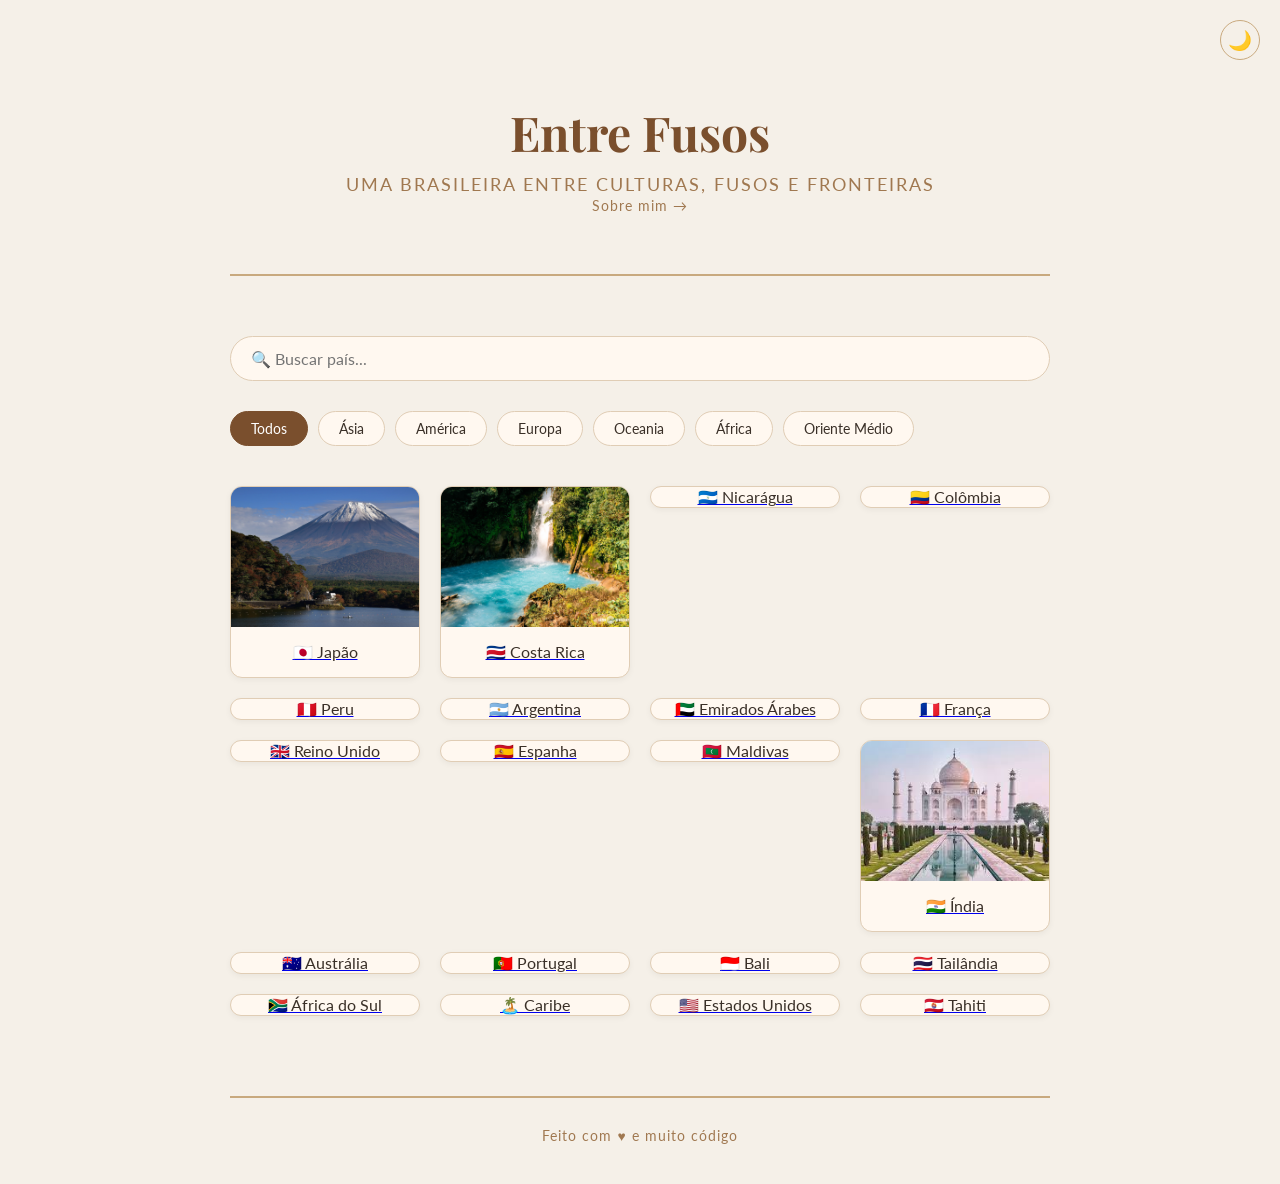
<file: index.html>
<!DOCTYPE html>
<html lang="pt-BR">
  <head>
    <meta charset="UTF-8" />
    <title>Entre Fusos</title>
    <link rel="stylesheet" href="style.css" />
  </head>
  <body>

    <header>
      <button id="modo-escuro" onclick="alternarModo()">🌙</button>
      <h1>Entre Fusos</h1>
      <p>Uma brasileira entre culturas, fusos e fronteiras</p>
      <a href="sobre.html">Sobre mim →</a>
    </header>

    <main>
      <input 
        type="text" 
        id="busca" 
        placeholder="🔍 Buscar país..." 
        onkeyup="buscarPais()"
      />
      <div class="filtros">
        <button class="filtro ativo" data-filtro="todos">Todos</button>
        <button class="filtro" data-filtro="asia">Ásia</button>
        <button class="filtro" data-filtro="america">América</button>
        <button class="filtro" data-filtro="europa">Europa</button>
        <button class="filtro" data-filtro="oceania">Oceania</button>
        <button class="filtro" data-filtro="africa">África</button>
        <button class="filtro" data-filtro="oriente-medio">Oriente Médio</button>
      </div>

      <div class="grade">
        <a href="paises/japao.html" data-categoria="asia">
          <div class="card">
            <img src="fotos/capas/japao.jpg" alt="Japão" />
            <span>🇯🇵 Japão</span>
          </div>
        </a>
        <a href="paises/costa-rica.html" data-categoria="america">
          <div class="card">
            <img src="fotos/capas/costa-rica.jpg" alt="Costa Rica" />
            <span>🇨🇷 Costa Rica</span>
          </div>
        </a>
        <a href="paises/nicaragua.html" data-categoria="america">
          <div class="card">🇳🇮 Nicarágua</div>
        </a>
        <a href="paises/colombia.html" data-categoria="america">
          <div class="card">🇨🇴 Colômbia</div>
        </a>
        <a href="paises/peru.html" data-categoria="america">
          <div class="card">🇵🇪 Peru</div>
        </a>
        <a href="paises/argentina.html" data-categoria="america">
          <div class="card">🇦🇷 Argentina</div>
        </a>
        <a href="paises/emirados-arabes.html" data-categoria="oriente-medio">
          <div class="card">🇦🇪 Emirados Árabes</div>
        </a>
        <a href="paises/franca.html" data-categoria="europa">
          <div class="card">🇫🇷 França</div>
        </a>
        <a href="paises/reino-unido.html" data-categoria="europa">
          <div class="card">🇬🇧 Reino Unido</div>
        </a>
        <a href="paises/espanha.html" data-categoria="europa">
          <div class="card">🇪🇸 Espanha</div>
        </a>
        <a href="paises/maldivas.html" data-categoria="asia">
          <div class="card">🇲🇻 Maldivas</div>
        </a>
        <a href="paises/india.html" data-categoria="asia">
          <div class="card">
            <img src="fotos/capas/india.jpeg" alt="Índia" />
            <span>🇮🇳 Índia</span>
          </div>
        </a>
        <a href="paises/australia.html" data-categoria="oceania">
          <div class="card">🇦🇺 Austrália</div>
        </a>
        <a href="paises/portugal.html" data-categoria="europa">
          <div class="card">🇵🇹 Portugal</div>
        </a>
        <a href="paises/bali.html" data-categoria="asia">
          <div class="card">🇮🇩 Bali</div>
        </a>
        <a href="paises/tailandia.html" data-categoria="asia">
          <div class="card">🇹🇭 Tailândia</div>
        </a>
        <a href="paises/africa-do-sul.html" data-categoria="africa">
          <div class="card">🇿🇦 África do Sul</div>
        </a>
        <a href="paises/caribe.html" data-categoria="america">
          <div class="card">🏝️ Caribe</div>
        </a>
        <a href="paises/estados-unidos.html" data-categoria="america">
          <div class="card">🇺🇸 Estados Unidos</div>
        </a>
        <a href="paises/tahiti.html" data-categoria="oceania">
          <div class="card">🇵🇫 Tahiti</div>
        </a>
      </div>

    </main>

    <footer>
      <p>Feito com ♥ e muito código</p>
    </footer>

    <script src="script.js"></script>

  </body>
</html>
</file>
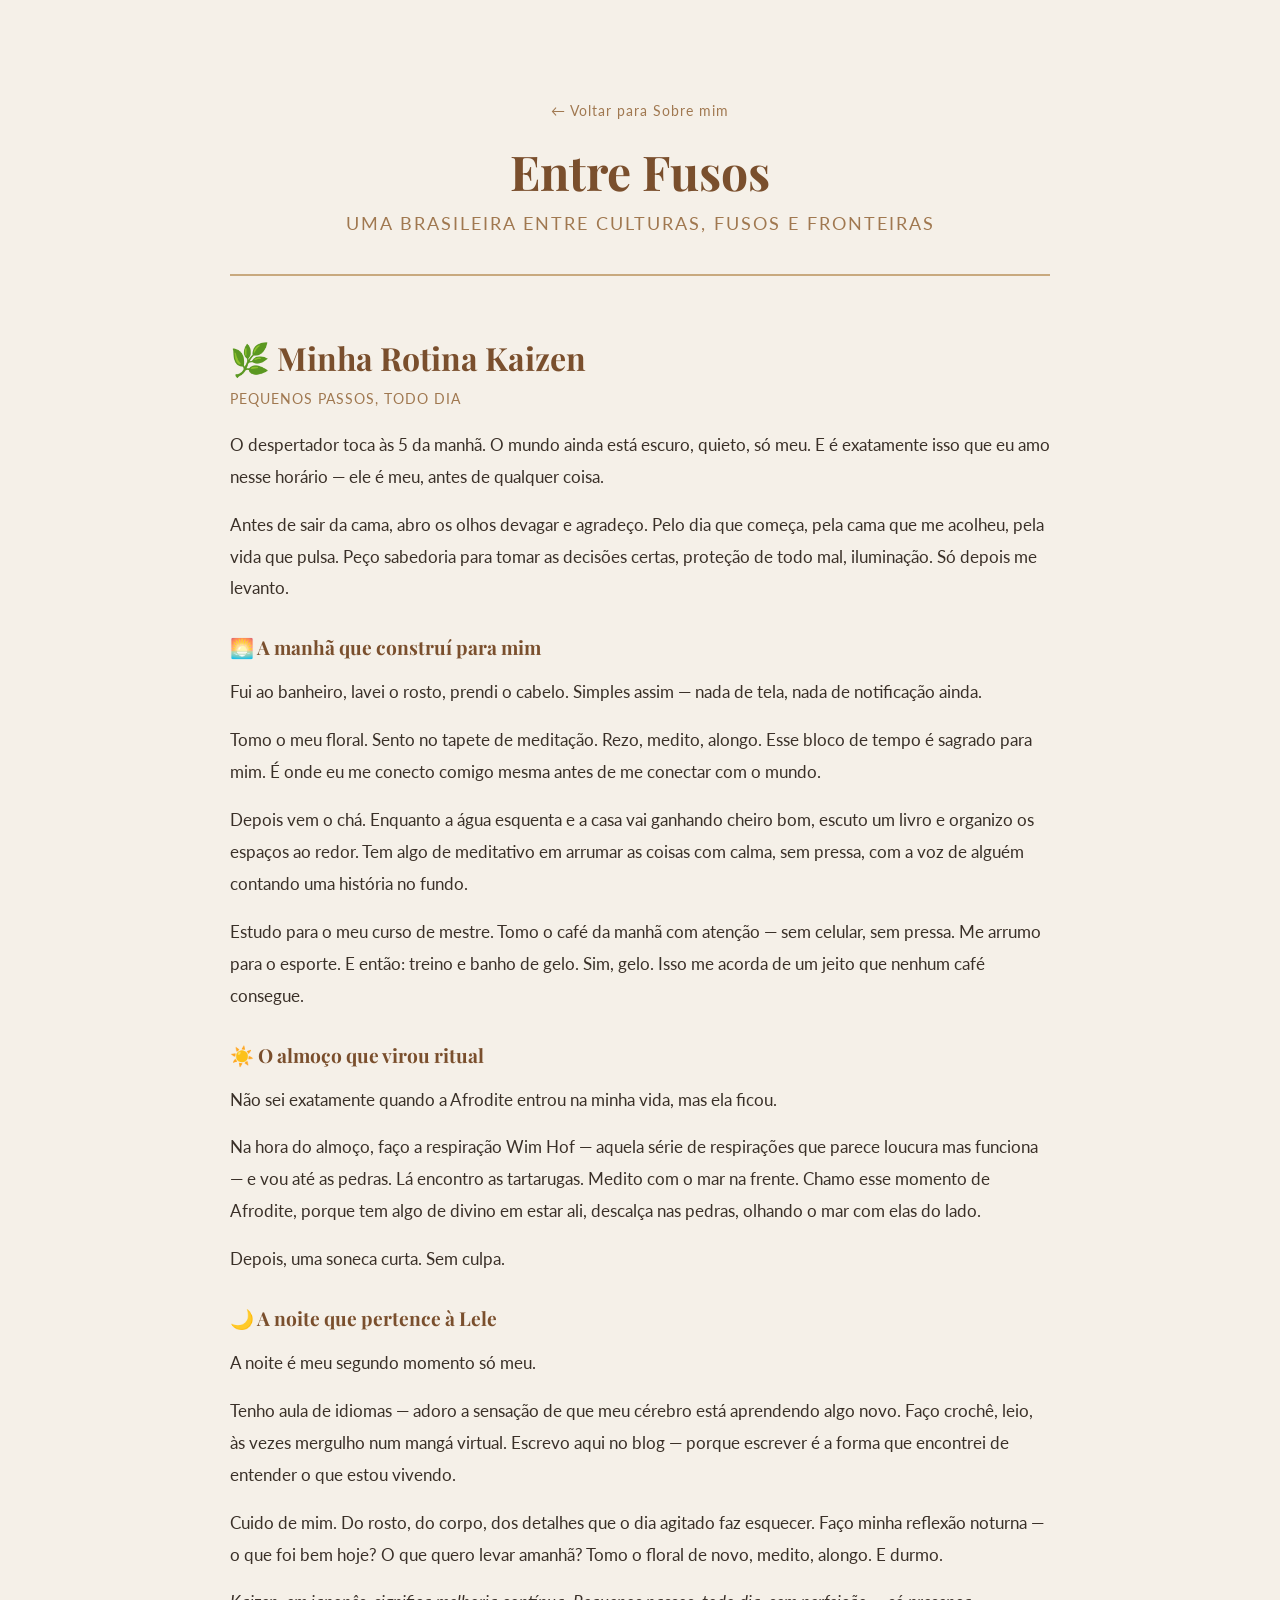
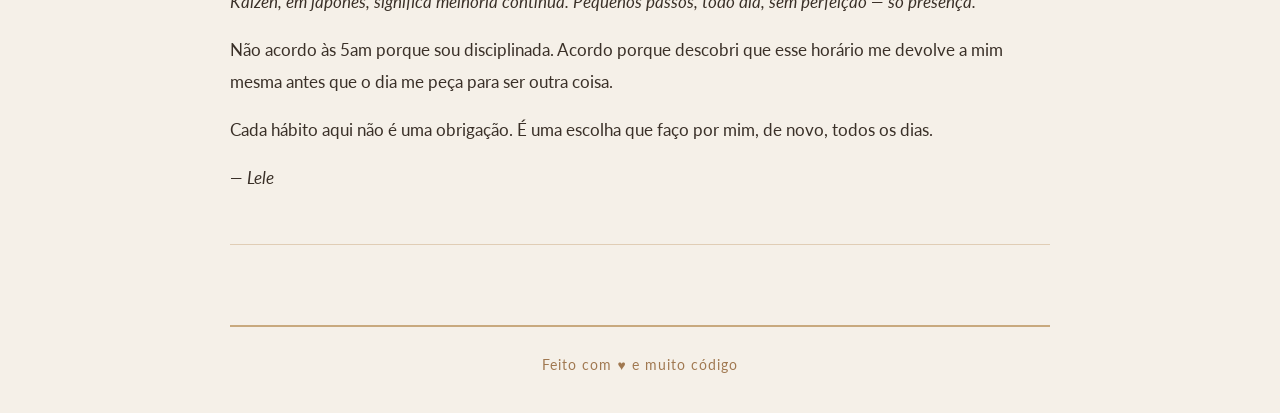
<file: kaizen.html>
<!DOCTYPE html>
<html lang="pt-BR">
  <head>
    <meta charset="UTF-8" />
    <title>Rotina Kaizen — Entre Fusos</title>
    <link rel="stylesheet" href="style.css" />
  </head>
  <body>

    <header>
      <a href="sobre.html">← Voltar para Sobre mim</a>
      <h1>Entre Fusos</h1>
      <p>Uma brasileira entre culturas, fusos e fronteiras</p>
    </header>

    <main>

      <article>
        <h2>🌿 Minha Rotina Kaizen</h2>
        <p class="data">Pequenos passos, todo dia</p>

        <p>
          O despertador toca às 5 da manhã. O mundo ainda está escuro, quieto, 
          só meu. E é exatamente isso que eu amo nesse horário — ele é meu, 
          antes de qualquer coisa.
        </p>
        <p>
          Antes de sair da cama, abro os olhos devagar e agradeço. Pelo dia que 
          começa, pela cama que me acolheu, pela vida que pulsa. Peço sabedoria 
          para tomar as decisões certas, proteção de todo mal, iluminação. 
          Só depois me levanto.
        </p>

        <h3>🌅 A manhã que construí para mim</h3>
        <p>
          Fui ao banheiro, lavei o rosto, prendi o cabelo. Simples assim — 
          nada de tela, nada de notificação ainda.
        </p>
        <p>
          Tomo o meu floral. Sento no tapete de meditação. Rezo, medito, alongo. 
          Esse bloco de tempo é sagrado para mim. É onde eu me conecto comigo 
          mesma antes de me conectar com o mundo.
        </p>
        <p>
          Depois vem o chá. Enquanto a água esquenta e a casa vai ganhando cheiro 
          bom, escuto um livro e organizo os espaços ao redor. Tem algo de 
          meditativo em arrumar as coisas com calma, sem pressa, com a voz de 
          alguém contando uma história no fundo.
        </p>
        <p>
          Estudo para o meu curso de mestre. Tomo o café da manhã com atenção — 
          sem celular, sem pressa. Me arrumo para o esporte. E então: treino e 
          banho de gelo. Sim, gelo. Isso me acorda de um jeito que nenhum café 
          consegue.
        </p>

        <h3>☀️ O almoço que virou ritual</h3>
        <p>
          Não sei exatamente quando a Afrodite entrou na minha vida, mas ela ficou.
        </p>
        <p>
          Na hora do almoço, faço a respiração Wim Hof — aquela série de 
          respirações que parece loucura mas funciona — e vou até as pedras. 
          Lá encontro as tartarugas. Medito com o mar na frente. Chamo esse 
          momento de Afrodite, porque tem algo de divino em estar ali, descalça 
          nas pedras, olhando o mar com elas do lado.
        </p>
        <p>
          Depois, uma soneca curta. Sem culpa.
        </p>

        <h3>🌙 A noite que pertence à Lele</h3>
        <p>
          A noite é meu segundo momento só meu.
        </p>
        <p>
          Tenho aula de idiomas — adoro a sensação de que meu cérebro está 
          aprendendo algo novo. Faço crochê, leio, às vezes mergulho num mangá 
          virtual. Escrevo aqui no blog — porque escrever é a forma que encontrei 
          de entender o que estou vivendo.
        </p>
        <p>
          Cuido de mim. Do rosto, do corpo, dos detalhes que o dia agitado faz 
          esquecer. Faço minha reflexão noturna — o que foi bem hoje? O que quero 
          levar amanhã? Tomo o floral de novo, medito, alongo. E durmo.
        </p>

        <p>
          <em>Kaizen, em japonês, significa melhoria contínua. Pequenos passos, 
          todo dia, sem perfeição — só presença.</em>
        </p>
        <p>
          Não acordo às 5am porque sou disciplinada. Acordo porque descobri que 
          esse horário me devolve a mim mesma antes que o dia me peça para ser 
          outra coisa.
        </p>
        <p>
          Cada hábito aqui não é uma obrigação. É uma escolha que faço por mim, 
          de novo, todos os dias.
        </p>
        <p><em>— Lele</em></p>

      </article>

    </main>

    <footer>
      <p>Feito com ♥ e muito código</p>
    </footer>

  </body>
</html>
</file>
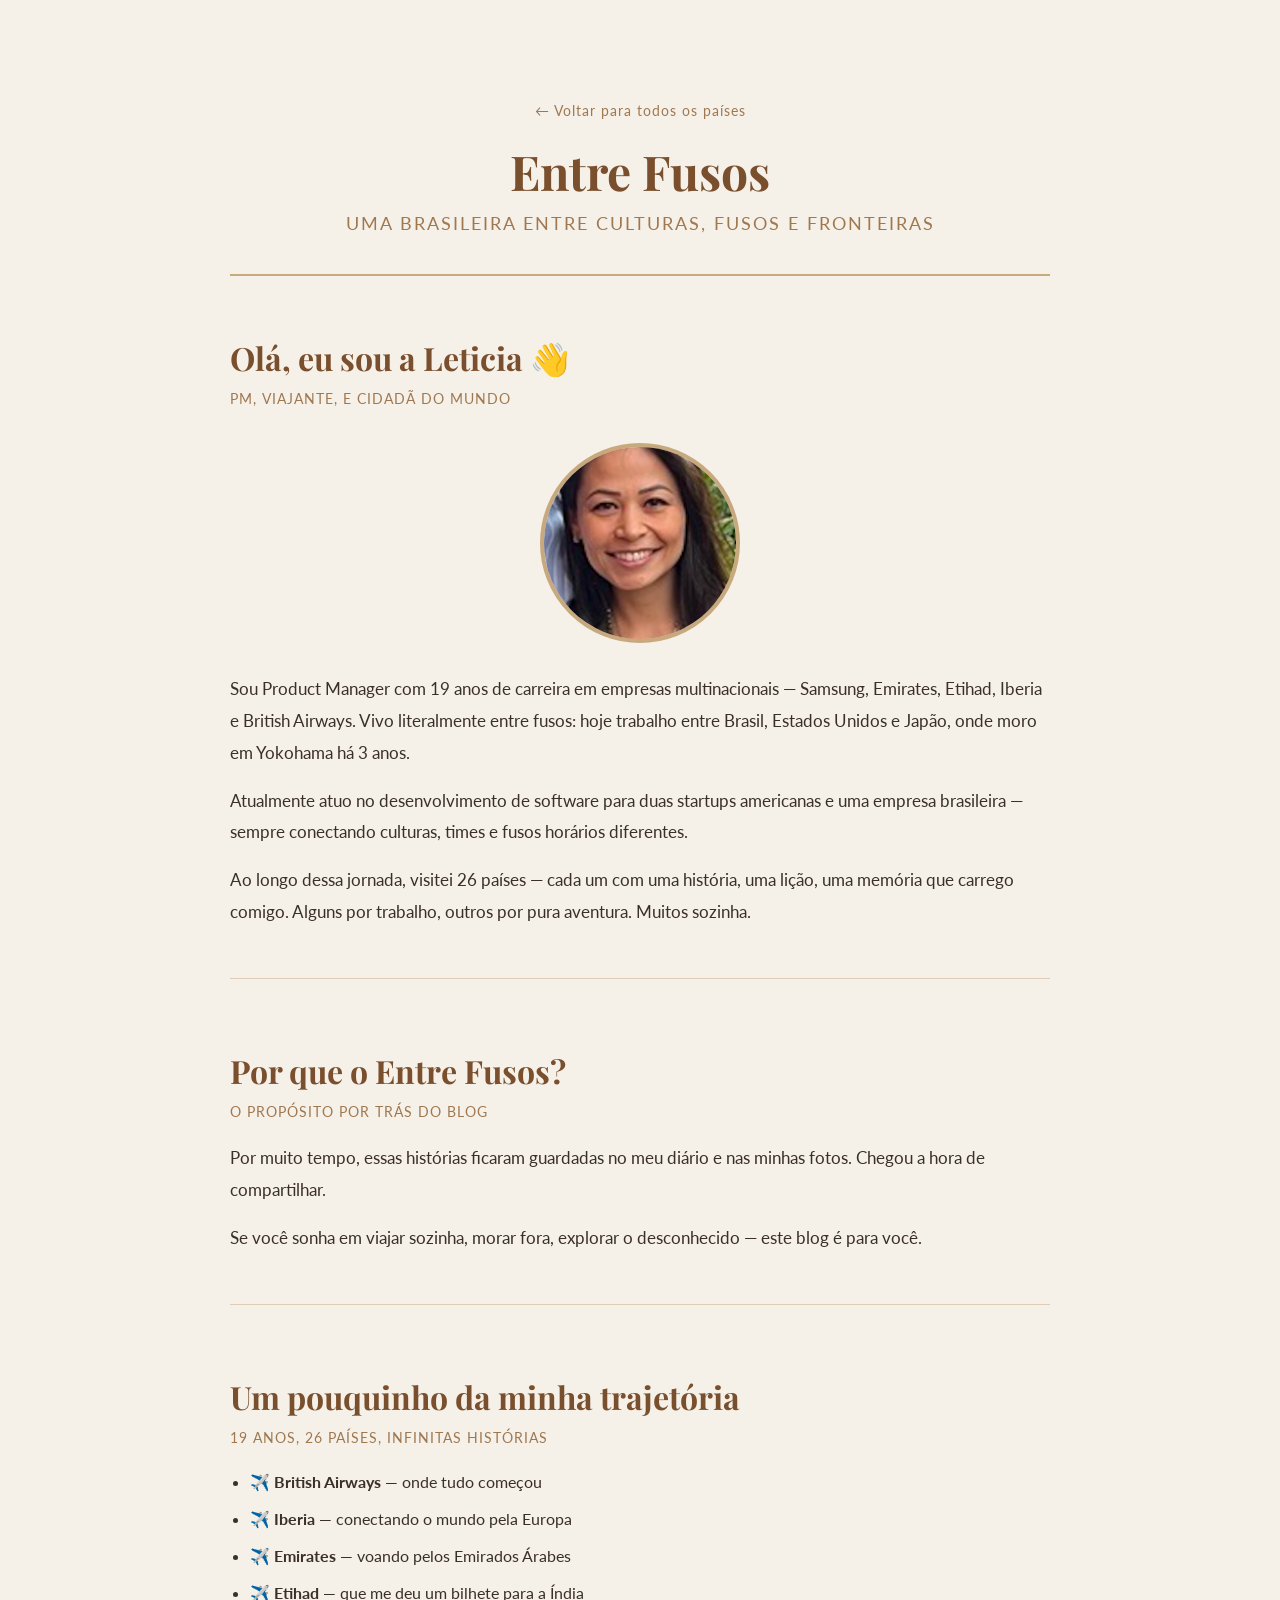
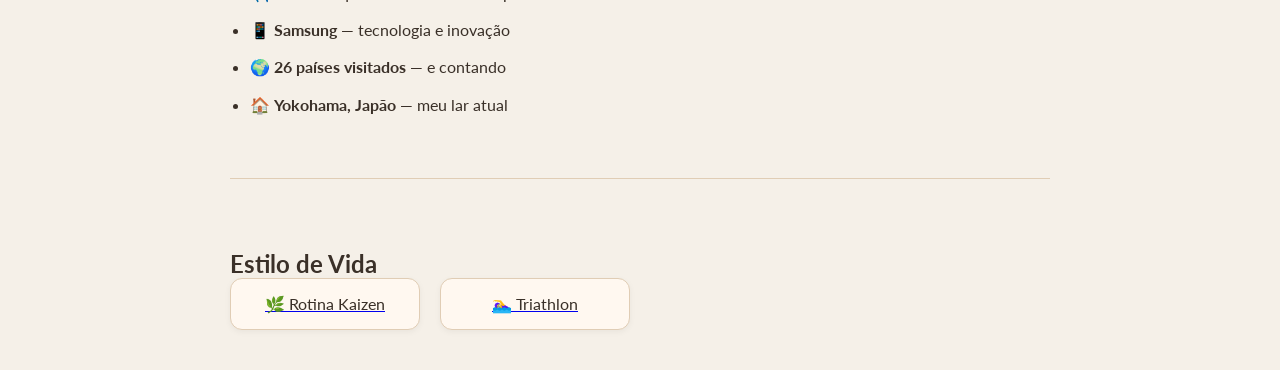
<file: sobre.html>
<!DOCTYPE html>
<html lang="pt-BR">
  <head>
    <meta charset="UTF-8" />
    <title>Sobre — Entre Fusos</title>
    <link rel="stylesheet" href="style.css" />
  </head>
  <body>

    <header>
      <a href="index.html">← Voltar para todos os países</a>
      <h1>Entre Fusos</h1>
      <p>Uma brasileira entre culturas, fusos e fronteiras</p>
    </header>

    <main>

      <article>
        <h2>Olá, eu sou a Leticia 👋</h2>
        <p class="data">PM, viajante, e cidadã do mundo</p>

        <figure>
          <img src="fotos/lele.png" alt="Leticia Higashi" class="sobre-foto" />
        </figure>

        <p>
          Sou Product Manager com 19 anos de carreira em empresas multinacionais 
          — Samsung, Emirates, Etihad, Iberia e British Airways. Vivo literalmente 
          entre fusos: hoje trabalho entre Brasil, Estados Unidos e Japão, 
          onde moro em Yokohama há 3 anos.
        </p>
        <p>
          Atualmente atuo no desenvolvimento de software para duas startups 
          americanas e uma empresa brasileira — sempre conectando culturas, 
          times e fusos horários diferentes.
        </p>
        <p>
          Ao longo dessa jornada, visitei 26 países — cada um com uma história, 
          uma lição, uma memória que carrego comigo. Alguns por trabalho, 
          outros por pura aventura. Muitos sozinha.
        </p>
      </article>

      <article>
        <h2>Por que o Entre Fusos?</h2>
        <p class="data">O propósito por trás do blog</p>
        <p>
          Por muito tempo, essas histórias ficaram guardadas no meu diário e nas 
          minhas fotos. Chegou a hora de compartilhar.
        </p>
        <p>
          Se você sonha em viajar sozinha, morar fora, explorar o desconhecido — 
          este blog é para você.
        </p>
      </article>

      <article>
        <h2>Um pouquinho da minha trajetória</h2>
        <p class="data">19 anos, 26 países, infinitas histórias</p>
        <ul>
          <li>✈️ <strong>British Airways</strong> — onde tudo começou</li>
          <li>✈️ <strong>Iberia</strong> — conectando o mundo pela Europa</li>
          <li>✈️ <strong>Emirates</strong> — voando pelos Emirados Árabes</li>
          <li>✈️ <strong>Etihad</strong> — que me deu um bilhete para a Índia</li>
          <li>📱 <strong>Samsung</strong> — tecnologia e inovação</li>
          <li>🌍 <strong>26 países visitados</strong> — e contando</li>
          <li>🏠 <strong>Yokohama, Japão</strong> — meu lar atual</li>
        </ul>
      </article>

      <!-- Cards de estilo de vida -->
      <h2>Estilo de Vida</h2>
      <div class="grade">

        <a href="kaizen.html">
          <div class="card">
            <span>🌿 Rotina Kaizen</span>
          </div>
        </a>

        <a href="triathlon.html">
          <div class="card">
            <span>🏊‍♀️ Triathlon</span>
          </div>
        </a>
</file>
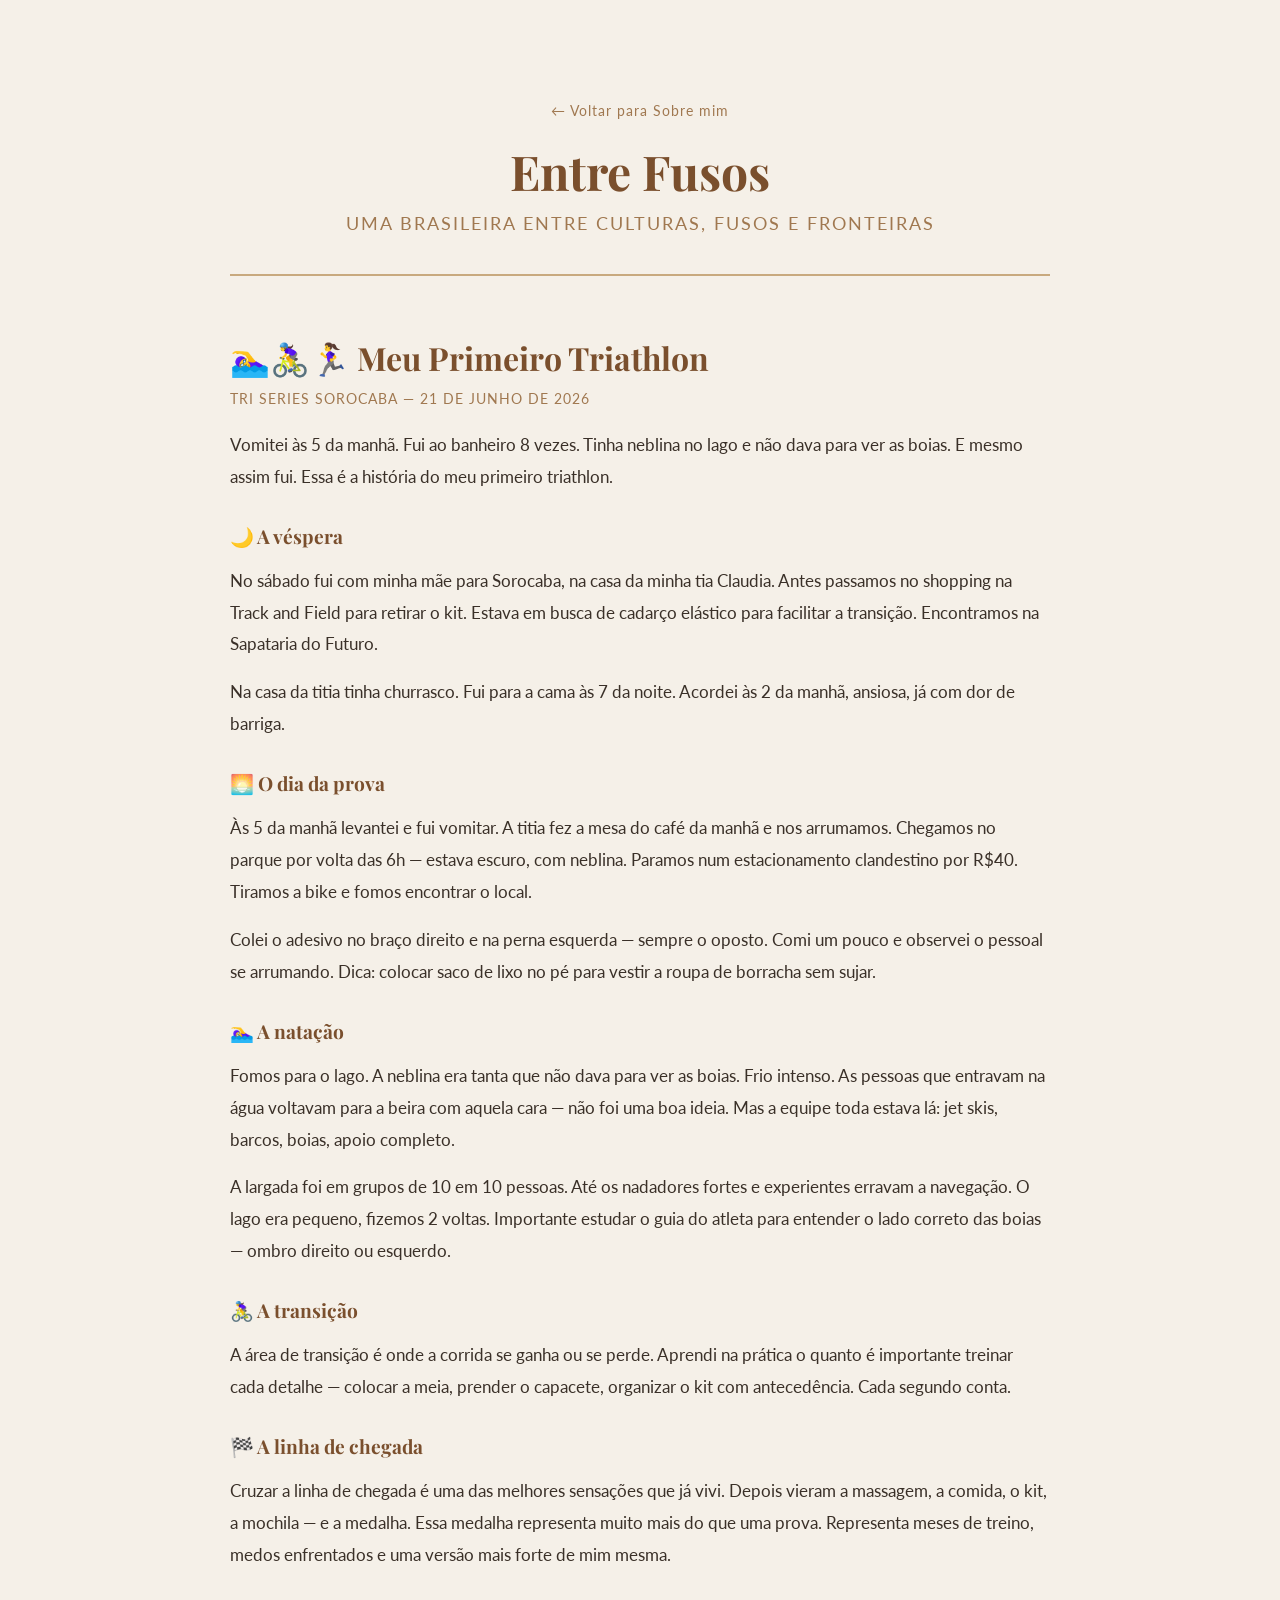
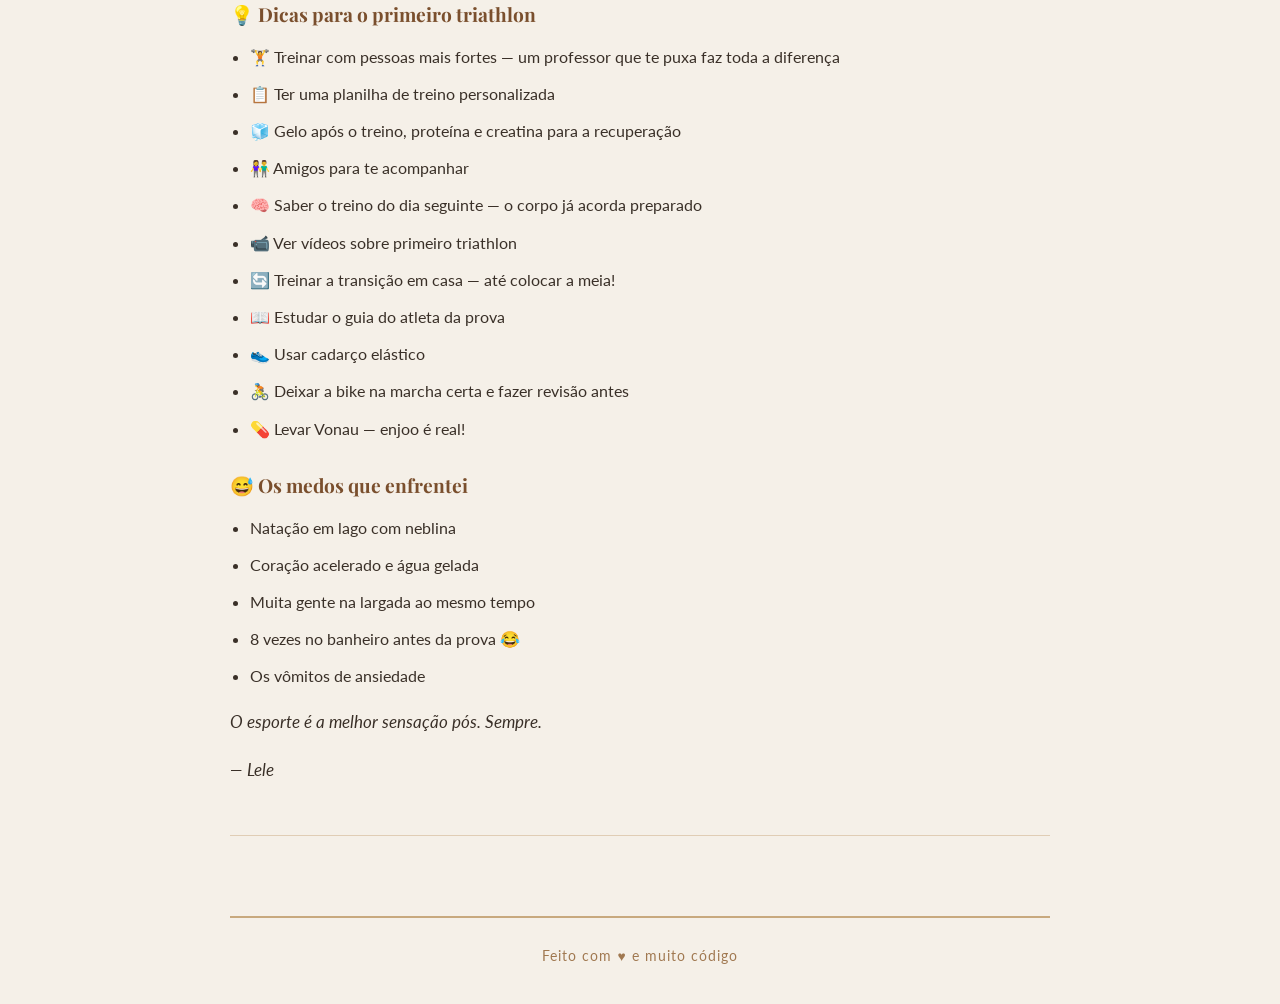
<file: triathlon.html>
<!DOCTYPE html>
<html lang="pt-BR">
  <head>
    <meta charset="UTF-8" />
    <title>Triathlon — Entre Fusos</title>
    <link rel="stylesheet" href="style.css" />
  </head>
  <body>

    <header>
      <a href="sobre.html">← Voltar para Sobre mim</a>
      <h1>Entre Fusos</h1>
      <p>Uma brasileira entre culturas, fusos e fronteiras</p>
    </header>

    <main>

      <article>
        <h2>🏊‍♀️🚴‍♀️🏃‍♀️ Meu Primeiro Triathlon</h2>
        <p class="data">Tri Series Sorocaba — 21 de junho de 2026</p>

        <p>
          Vomitei às 5 da manhã. Fui ao banheiro 8 vezes. Tinha neblina no lago 
          e não dava para ver as boias. E mesmo assim fui. Essa é a história do 
          meu primeiro triathlon.
        </p>

        <h3>🌙 A véspera</h3>
        <p>
          No sábado fui com minha mãe para Sorocaba, na casa da minha tia Claudia. 
          Antes passamos no shopping na Track and Field para retirar o kit. 
          Estava em busca de cadarço elástico para facilitar a transição. 
          Encontramos na Sapataria do Futuro.
        </p>
        <p>
          Na casa da titia tinha churrasco. Fui para a cama às 7 da noite. 
          Acordei às 2 da manhã, ansiosa, já com dor de barriga.
        </p>

        <h3>🌅 O dia da prova</h3>
        <p>
          Às 5 da manhã levantei e fui vomitar. A titia fez a mesa do café da manhã 
          e nos arrumamos. Chegamos no parque por volta das 6h — estava escuro, 
          com neblina. Paramos num estacionamento clandestino por R$40. 
          Tiramos a bike e fomos encontrar o local.
        </p>
        <p>
          Colei o adesivo no braço direito e na perna esquerda — sempre o oposto. 
          Comi um pouco e observei o pessoal se arrumando. Dica: colocar saco de 
          lixo no pé para vestir a roupa de borracha sem sujar.
        </p>

        <h3>🏊‍♀️ A natação</h3>
        <p>
          Fomos para o lago. A neblina era tanta que não dava para ver as boias. 
          Frio intenso. As pessoas que entravam na água voltavam para a beira com 
          aquela cara — não foi uma boa ideia. Mas a equipe toda estava lá: 
          jet skis, barcos, boias, apoio completo.
        </p>
        <p>
          A largada foi em grupos de 10 em 10 pessoas. Até os nadadores fortes e 
          experientes erravam a navegação. O lago era pequeno, fizemos 2 voltas. 
          Importante estudar o guia do atleta para entender o lado correto 
          das boias — ombro direito ou esquerdo.
        </p>

        <h3>🚴‍♀️ A transição</h3>
        <p>
          A área de transição é onde a corrida se ganha ou se perde. Aprendi na 
          prática o quanto é importante treinar cada detalhe — colocar a meia, 
          prender o capacete, organizar o kit com antecedência. Cada segundo conta.
        </p>

        <h3>🏁 A linha de chegada</h3>
        <p>
          Cruzar a linha de chegada é uma das melhores sensações que já vivi. 
          Depois vieram a massagem, a comida, o kit, a mochila — e a medalha. 
          Essa medalha representa muito mais do que uma prova. Representa meses 
          de treino, medos enfrentados e uma versão mais forte de mim mesma.
        </p>

        <h3>💡 Dicas para o primeiro triathlon</h3>
        <ul>
          <li>🏋️ Treinar com pessoas mais fortes — um professor que te puxa faz toda a diferença</li>
          <li>📋 Ter uma planilha de treino personalizada</li>
          <li>🧊 Gelo após o treino, proteína e creatina para a recuperação</li>
          <li>👫 Amigos para te acompanhar</li>
          <li>🧠 Saber o treino do dia seguinte — o corpo já acorda preparado</li>
          <li>📹 Ver vídeos sobre primeiro triathlon</li>
          <li>🔄 Treinar a transição em casa — até colocar a meia!</li>
          <li>📖 Estudar o guia do atleta da prova</li>
          <li>👟 Usar cadarço elástico</li>
          <li>🚴 Deixar a bike na marcha certa e fazer revisão antes</li>
          <li>💊 Levar Vonau — enjoo é real!</li>
        </ul>

        <h3>😅 Os medos que enfrentei</h3>
        <ul>
          <li>Natação em lago com neblina</li>
          <li>Coração acelerado e água gelada</li>
          <li>Muita gente na largada ao mesmo tempo</li>
          <li>8 vezes no banheiro antes da prova 😂</li>
          <li>Os vômitos de ansiedade</li>
        </ul>

        <p><em>O esporte é a melhor sensação pós. Sempre.</em></p>
        <p><em>— Lele</em></p>

      </article>

    </main>

    <footer>
      <p>Feito com ♥ e muito código</p>
    </footer>

  </body>
</html>
</file>
<file: style.css>
/* ===== FONTES ===== */
@import url('https://fonts.googleapis.com/css2?family=Playfair+Display:wght@400;700&family=Lato:wght@400;300&display=swap');

/* ===== GERAL ===== */
* {
  box-sizing: border-box;
  margin: 0;
  padding: 0;
}

body {
  font-family: 'Lato', sans-serif;
  background-color: #f5f0e8;
  color: #3a3028;
  max-width: 860px;
  margin: 0 auto;
  padding: 40px 20px;
}

/* ===== HEADER ===== */
header {
  text-align: center;
  padding: 60px 0 40px;
  border-bottom: 2px solid #c8a97e;
  margin-bottom: 60px;
}

header h1 {
  font-family: 'Playfair Display', serif;
  font-size: 3rem;
  color: #7a4f2d;
  margin-bottom: 10px;
}

header p {
  font-size: 1.1rem;
  color: #a07850;
  letter-spacing: 2px;
  text-transform: uppercase;
}

header a {
  display: inline-block;
  margin-bottom: 20px;
  color: #a07850;
  text-decoration: none;
  font-size: 0.9rem;
  letter-spacing: 1px;
}

header a:hover {
  color: #7a4f2d;
}

/* ===== GRADE DE PAÍSES ===== */
.grade {
  display: grid;
  grid-template-columns: repeat(4, 1fr);
  gap: 20px;
}

/* Cards com foto */
.card {
  background-color: #fff8f0;
  border: 1px solid #e0cdb5;
  border-radius: 12px;
  overflow: hidden;
  text-align: center;
  font-size: 1rem;
  font-family: 'Lato', sans-serif;
  color: #3a3028;
  transition: transform 0.2s, box-shadow 0.2s;
  box-shadow: 0 2px 6px rgba(0,0,0,0.05);
}

.card:hover {
  transform: translateY(-4px);
  box-shadow: 0 8px 20px rgba(0,0,0,0.1);
}

.card img {
  width: 100%;
  height: 140px;
  object-fit: cover;
  display: block;
}

.card span {
  display: block;
  padding: 15px;
}

/* ===== ARTIGOS ===== */
article {
  margin-bottom: 70px;
  padding-bottom: 50px;
  border-bottom: 1px solid #e0cdb5;
}

article h2 {
  font-family: 'Playfair Display', serif;
  font-size: 2rem;
  color: #7a4f2d;
  margin-bottom: 8px;
}

article p {
  font-size: 1.05rem;
  line-height: 1.9;
  margin-top: 16px;
  color: #3a3028;
}

.data {
  color: #a07850;
  font-size: 0.85rem;
  letter-spacing: 1px;
  text-transform: uppercase;
  margin-top: 0 !important;
}

/* ===== FOTOS COM LEGENDA ===== */
figure {
  margin: 30px 0;
}

figure img {
  width: 100%;
  border-radius: 8px;
  display: block;
}

figcaption {
  margin-top: 10px;
  font-size: 0.85rem;
  color: #a07850;
  text-align: center;
  font-style: italic;
}

/* ===== VIDEO ===== */
iframe {
  width: 100%;
  height: 400px;
  border-radius: 8px;
  margin-top: 30px;
}

/* ===== FOOTER ===== */
footer {
  margin-top: 80px;
  border-top: 2px solid #c8a97e;
  padding-top: 30px;
  font-size: 0.85rem;
  color: #a07850;
  text-align: center;
  letter-spacing: 1px;
}/* Filtros */
.filtros {
  display: flex;
  flex-wrap: wrap;
  gap: 10px;
  margin-bottom: 40px;
}

.filtro {
  background-color: #fff8f0;
  border: 1px solid #e0cdb5;
  border-radius: 20px;
  padding: 8px 20px;
  font-family: 'Lato', sans-serif;
  font-size: 0.9rem;
  color: #3a3028;
  cursor: pointer;
  transition: all 0.2s;
}

.filtro:hover {
  background-color: #c8a97e;
  color: #fff;
}

.filtro.ativo {
  background-color: #7a4f2d;
  color: #fff;
  border-color: #7a4f2d;
}/* Listas */
article ul {
  margin-top: 16px;
  padding-left: 20px;
}

article ul li {
  margin-bottom: 10px;
  line-height: 1.7;
}

article h3 {
  font-family: 'Playfair Display', serif;
  font-size: 1.2rem;
  color: #7a4f2d;
  margin-top: 30px;
}/* Modo escuro */
#modo-escuro {
  position: fixed;
  top: 20px;
  right: 20px;
  background: none;
  border: 1px solid #c8a97e;
  border-radius: 50%;
  width: 40px;
  height: 40px;
  font-size: 1.2rem;
  cursor: pointer;
}

body.escuro {
  background-color: #1a1410;
  color: #f5f0e8;
}

body.escuro .card {
  background-color: #2a2018;
  border-color: #4a3828;
  color: #f5f0e8;
}

body.escuro header {
  border-color: #4a3828;
}

body.escuro .filtro {
  background-color: #2a2018;
  border-color: #4a3828;
  color: #f5f0e8;
}

body.escuro .filtro.ativo {
  background-color: #c8a97e;
  color: #1a1410;
}

body.escuro footer {
  border-color: #4a3828;
}/* Barra de busca */
#busca {
  width: 100%;
  padding: 12px 20px;
  margin-bottom: 30px;
  border: 1px solid #e0cdb5;
  border-radius: 30px;
  font-family: 'Lato', sans-serif;
  font-size: 1rem;
  background-color: #fff8f0;
  color: #3a3028;
  outline: none;
}

#busca:focus {
  border-color: #c8a97e;
}

body.escuro #busca {
  background-color: #2a2018;
  border-color: #4a3828;
  color: #f5f0e8;
}/* Lightbox */
.lightbox {
  display: none;
  position: fixed;
  top: 0;
  left: 0;
  width: 100%;
  height: 100%;
  background-color: rgba(0, 0, 0, 0.9);
  z-index: 1000;
  justify-content: center;
  align-items: center;
  cursor: pointer;
}

.lightbox.ativo {
  display: flex;
}

.lightbox img {
  max-width: 90%;
  max-height: 90vh;
  border-radius: 8px;
  box-shadow: 0 0 40px rgba(0,0,0,0.5);
}

.lightbox-legenda {
  position: fixed;
  bottom: 30px;
  color: #fff;
  font-size: 0.9rem;
  text-align: center;
  font-style: italic;
}

figure img {
  cursor: pointer;
  transition: opacity 0.2s;
}

figure img:hover {
  opacity: 0.85;
}/* Foto do sobre mim */
.sobre-foto {
  width: 200px;
  height: 200px;
  border-radius: 50%;
  object-fit: cover;
  display: block;
  margin: 20px auto;
  border: 4px solid #c8a97e;
}
</file>
